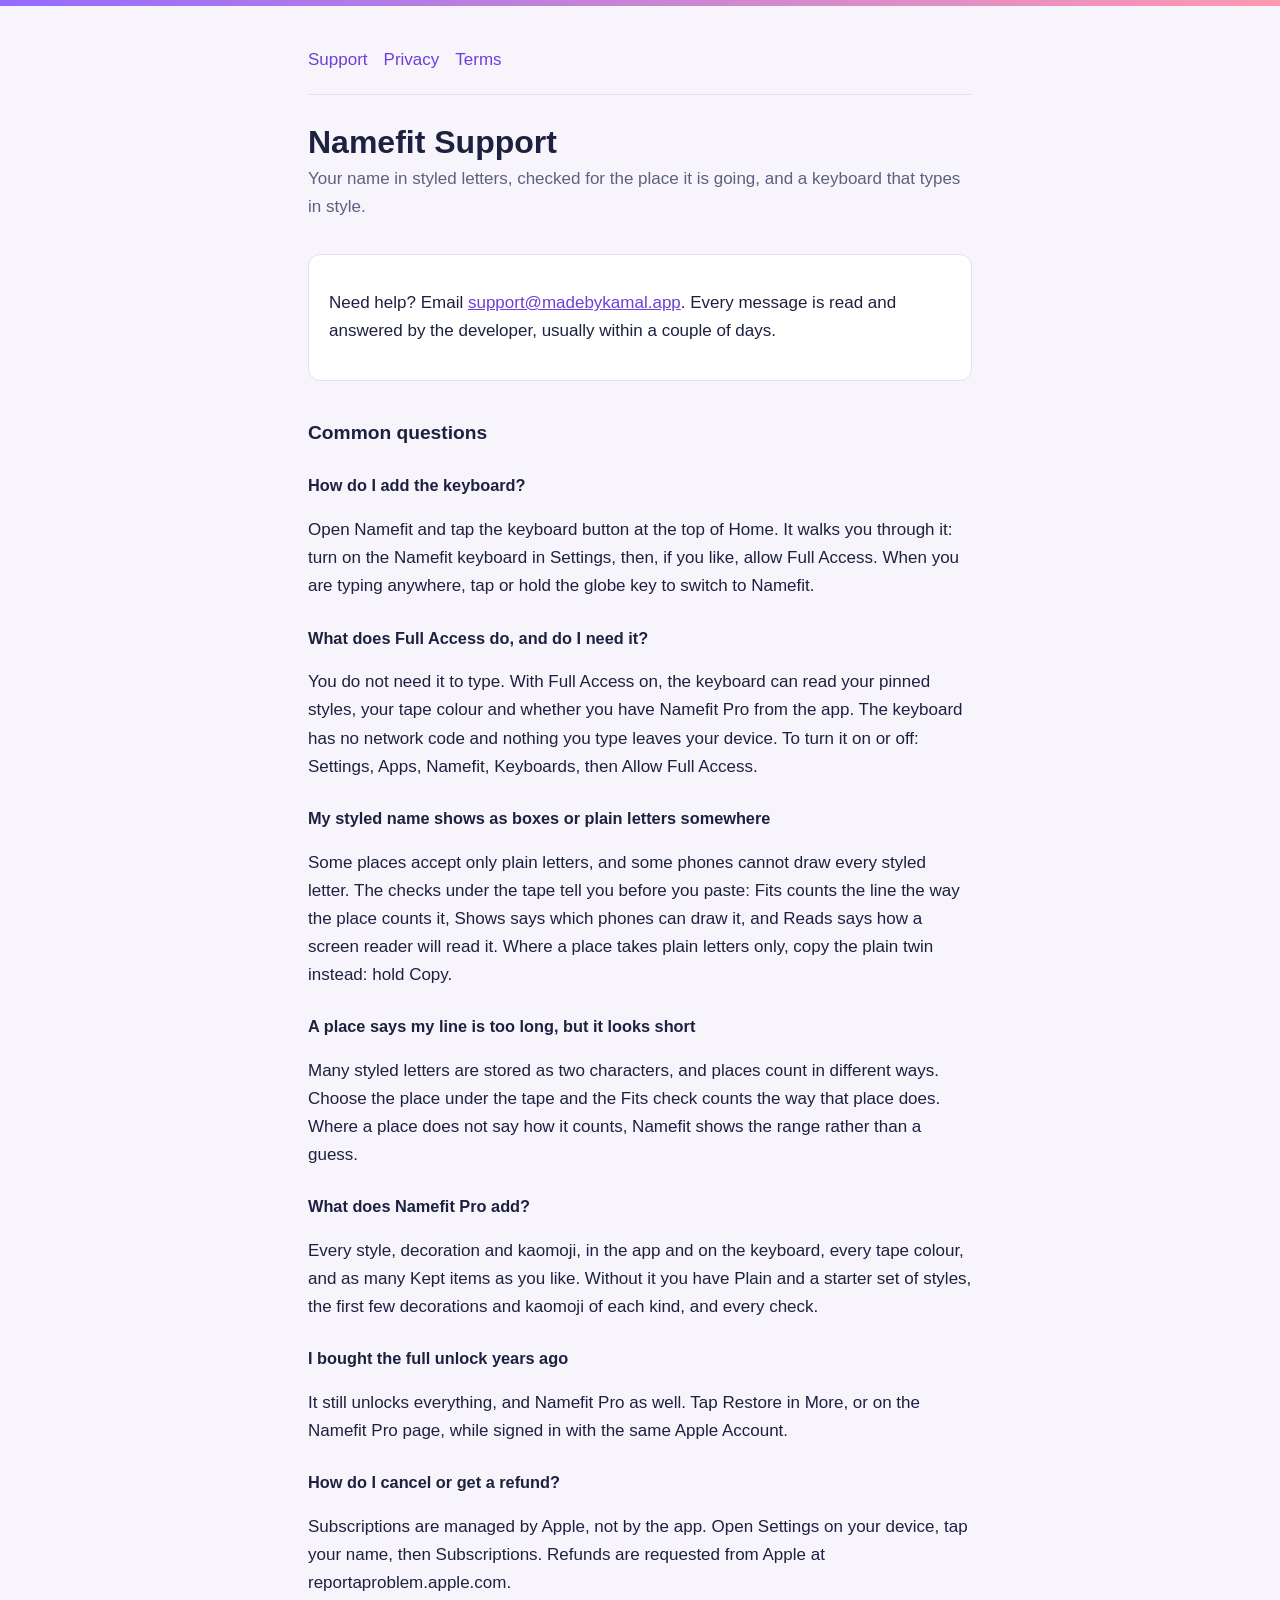
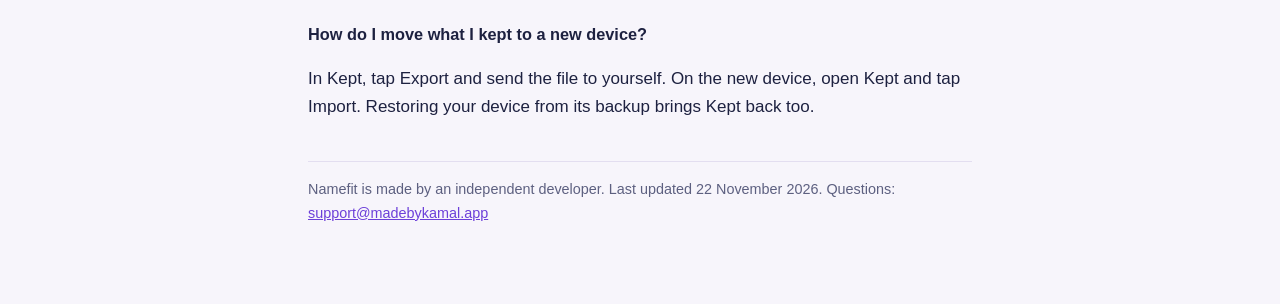
<file: index.html>
<!doctype html>
<html lang="en"><head><meta charset="utf-8"><meta name="viewport" content="width=device-width,initial-scale=1"><title>Namefit Support</title><link rel="stylesheet" href="style.css"></head><body><div class="band"></div><div class="wrap"><nav><a href="index.html">Support</a><a href="privacy.html">Privacy</a><a href="terms.html">Terms</a></nav>
<h1>Namefit Support</h1>
<p class="sub">Your name in styled letters, checked for the place it is going, and a keyboard that types in style.</p>
<div class="card"><p>Need help? Email <a href="mailto:support@madebykamal.app">support@madebykamal.app</a>. Every message is read and answered by the developer, usually within a couple of days.</p></div>
<h2>Common questions</h2>
<h3>How do I add the keyboard?</h3>
<p>Open Namefit and tap the keyboard button at the top of Home. It walks you through it: turn on the Namefit keyboard in Settings, then, if you like, allow Full Access. When you are typing anywhere, tap or hold the globe key to switch to Namefit.</p>
<h3>What does Full Access do, and do I need it?</h3>
<p>You do not need it to type. With Full Access on, the keyboard can read your pinned styles, your tape colour and whether you have Namefit Pro from the app. The keyboard has no network code and nothing you type leaves your device. To turn it on or off: Settings, Apps, Namefit, Keyboards, then Allow Full Access.</p>
<h3>My styled name shows as boxes or plain letters somewhere</h3>
<p>Some places accept only plain letters, and some phones cannot draw every styled letter. The checks under the tape tell you before you paste: Fits counts the line the way the place counts it, Shows says which phones can draw it, and Reads says how a screen reader will read it. Where a place takes plain letters only, copy the plain twin instead: hold Copy.</p>
<h3>A place says my line is too long, but it looks short</h3>
<p>Many styled letters are stored as two characters, and places count in different ways. Choose the place under the tape and the Fits check counts the way that place does. Where a place does not say how it counts, Namefit shows the range rather than a guess.</p>
<h3>What does Namefit Pro add?</h3>
<p>Every style, decoration and kaomoji, in the app and on the keyboard, every tape colour, and as many Kept items as you like. Without it you have Plain and a starter set of styles, the first few decorations and kaomoji of each kind, and every check.</p>
<h3>I bought the full unlock years ago</h3>
<p>It still unlocks everything, and Namefit Pro as well. Tap Restore in More, or on the Namefit Pro page, while signed in with the same Apple Account.</p>
<h3>How do I cancel or get a refund?</h3>
<p>Subscriptions are managed by Apple, not by the app. Open Settings on your device, tap your name, then Subscriptions. Refunds are requested from Apple at reportaproblem.apple.com.</p>
<h3>How do I move what I kept to a new device?</h3>
<p>In Kept, tap Export and send the file to yourself. On the new device, open Kept and tap Import. Restoring your device from its backup brings Kept back too.</p>
<p class="updated">Namefit is made by an independent developer. Last updated 22 November 2026. Questions: <a href="mailto:support@madebykamal.app">support@madebykamal.app</a></p></div></body></html>
</file>
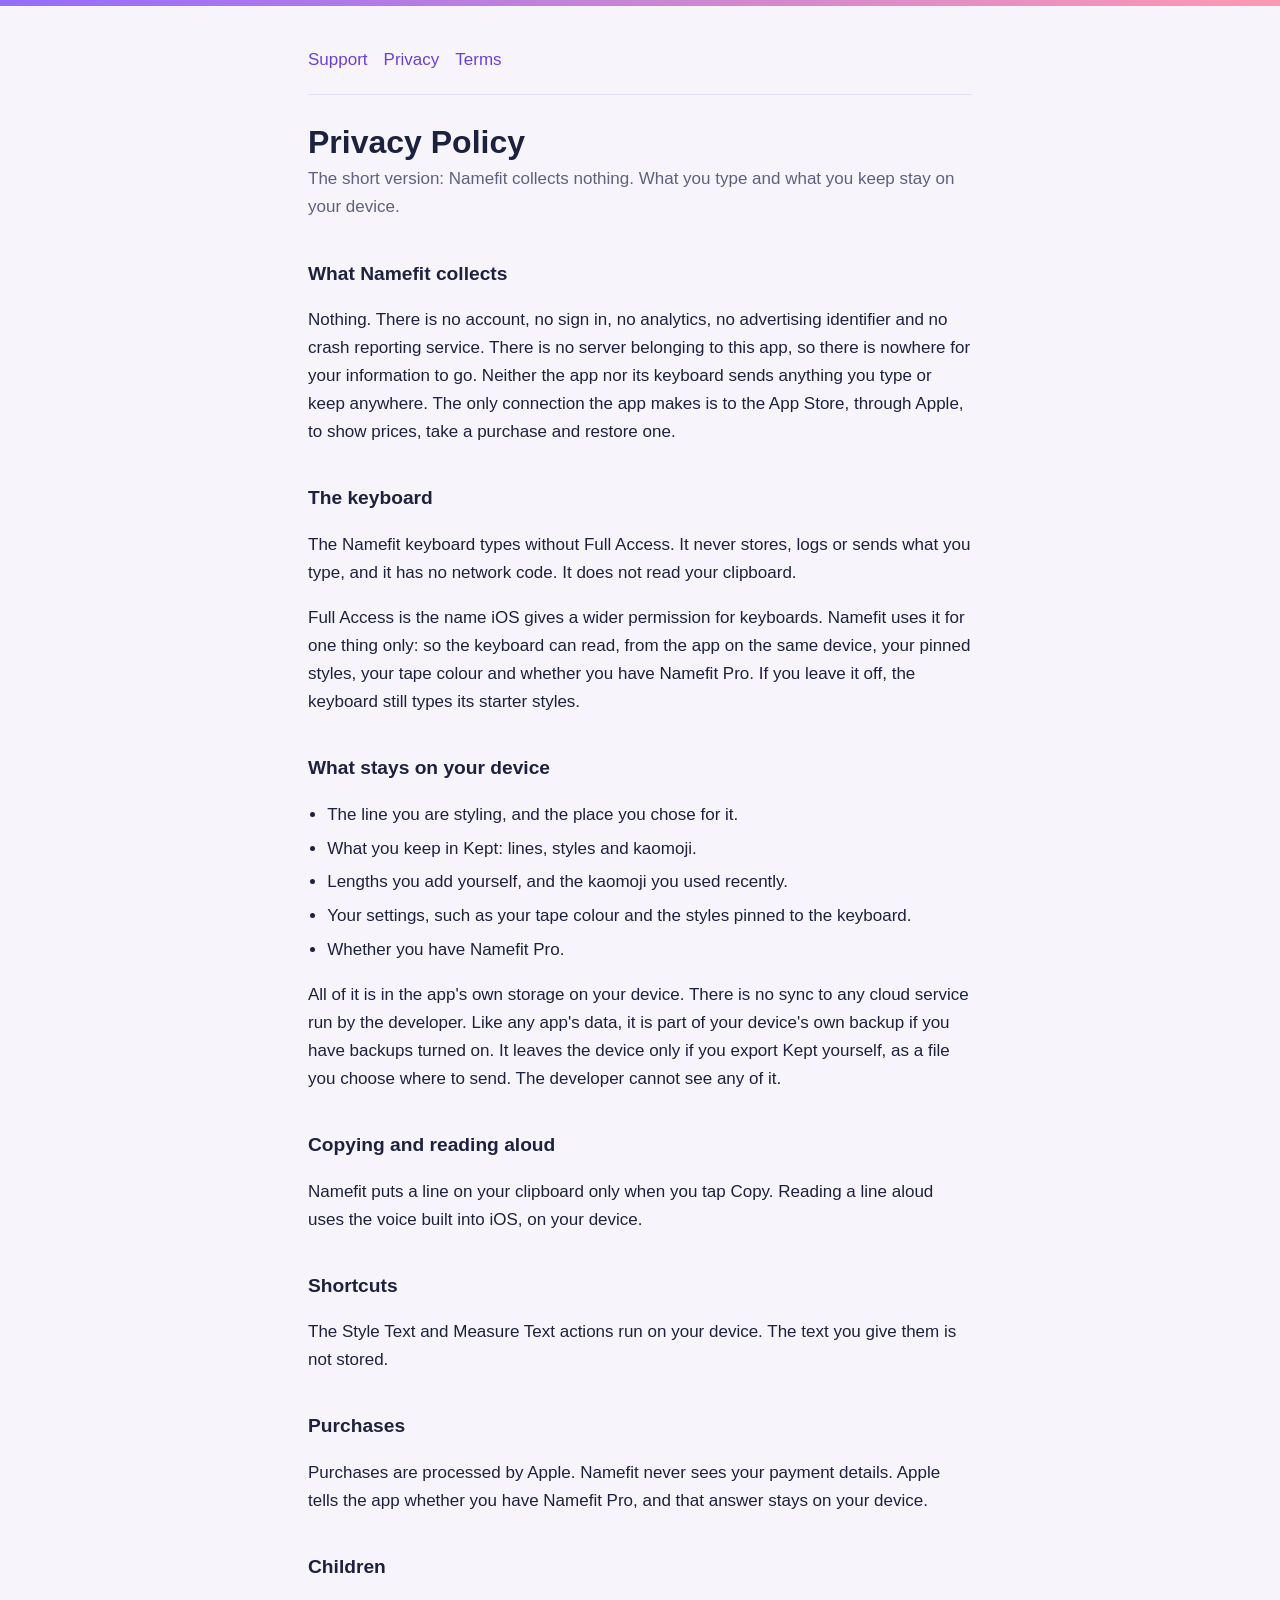
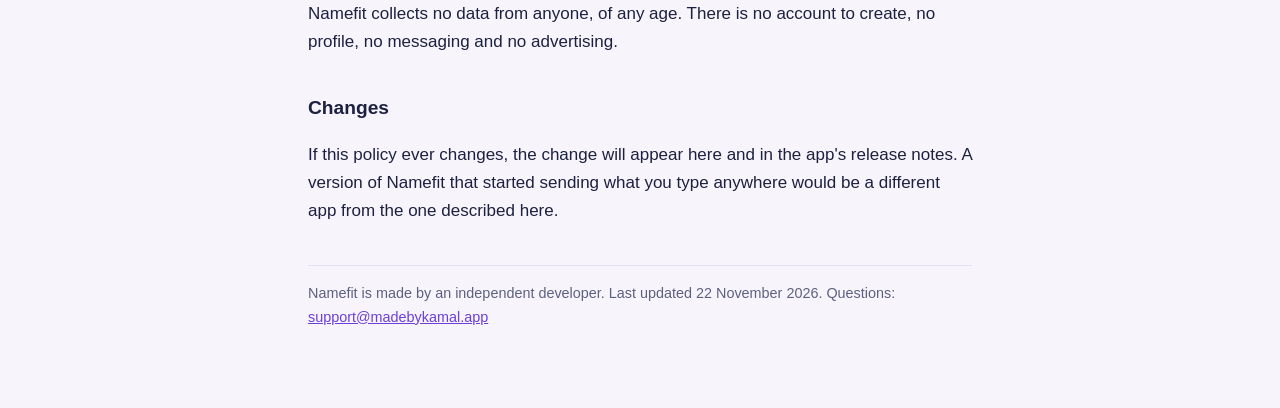
<file: privacy.html>
<!doctype html>
<html lang="en"><head><meta charset="utf-8"><meta name="viewport" content="width=device-width,initial-scale=1"><title>Namefit Privacy Policy</title><link rel="stylesheet" href="style.css"></head><body><div class="band"></div><div class="wrap"><nav><a href="index.html">Support</a><a href="privacy.html">Privacy</a><a href="terms.html">Terms</a></nav>
<h1>Privacy Policy</h1>
<p class="sub">The short version: Namefit collects nothing. What you type and what you keep stay on your device.</p>
<h2>What Namefit collects</h2>
<p>Nothing. There is no account, no sign in, no analytics, no advertising identifier and no crash reporting service. There is no server belonging to this app, so there is nowhere for your information to go. Neither the app nor its keyboard sends anything you type or keep anywhere. The only connection the app makes is to the App Store, through Apple, to show prices, take a purchase and restore one.</p>
<h2>The keyboard</h2>
<p>The Namefit keyboard types without Full Access. It never stores, logs or sends what you type, and it has no network code. It does not read your clipboard.</p>
<p>Full Access is the name iOS gives a wider permission for keyboards. Namefit uses it for one thing only: so the keyboard can read, from the app on the same device, your pinned styles, your tape colour and whether you have Namefit Pro. If you leave it off, the keyboard still types its starter styles.</p>
<h2>What stays on your device</h2>
<ul>
<li>The line you are styling, and the place you chose for it.</li>
<li>What you keep in Kept: lines, styles and kaomoji.</li>
<li>Lengths you add yourself, and the kaomoji you used recently.</li>
<li>Your settings, such as your tape colour and the styles pinned to the keyboard.</li>
<li>Whether you have Namefit Pro.</li>
</ul>
<p>All of it is in the app's own storage on your device. There is no sync to any cloud service run by the developer. Like any app's data, it is part of your device's own backup if you have backups turned on. It leaves the device only if you export Kept yourself, as a file you choose where to send. The developer cannot see any of it.</p>
<h2>Copying and reading aloud</h2>
<p>Namefit puts a line on your clipboard only when you tap Copy. Reading a line aloud uses the voice built into iOS, on your device.</p>
<h2>Shortcuts</h2>
<p>The Style Text and Measure Text actions run on your device. The text you give them is not stored.</p>
<h2>Purchases</h2>
<p>Purchases are processed by Apple. Namefit never sees your payment details. Apple tells the app whether you have Namefit Pro, and that answer stays on your device.</p>
<h2>Children</h2>
<p>Namefit collects no data from anyone, of any age. There is no account to create, no profile, no messaging and no advertising.</p>
<h2>Changes</h2>
<p>If this policy ever changes, the change will appear here and in the app's release notes. A version of Namefit that started sending what you type anywhere would be a different app from the one described here.</p>
<p class="updated">Namefit is made by an independent developer. Last updated 22 November 2026. Questions: <a href="mailto:support@madebykamal.app">support@madebykamal.app</a></p></div></body></html>
</file>
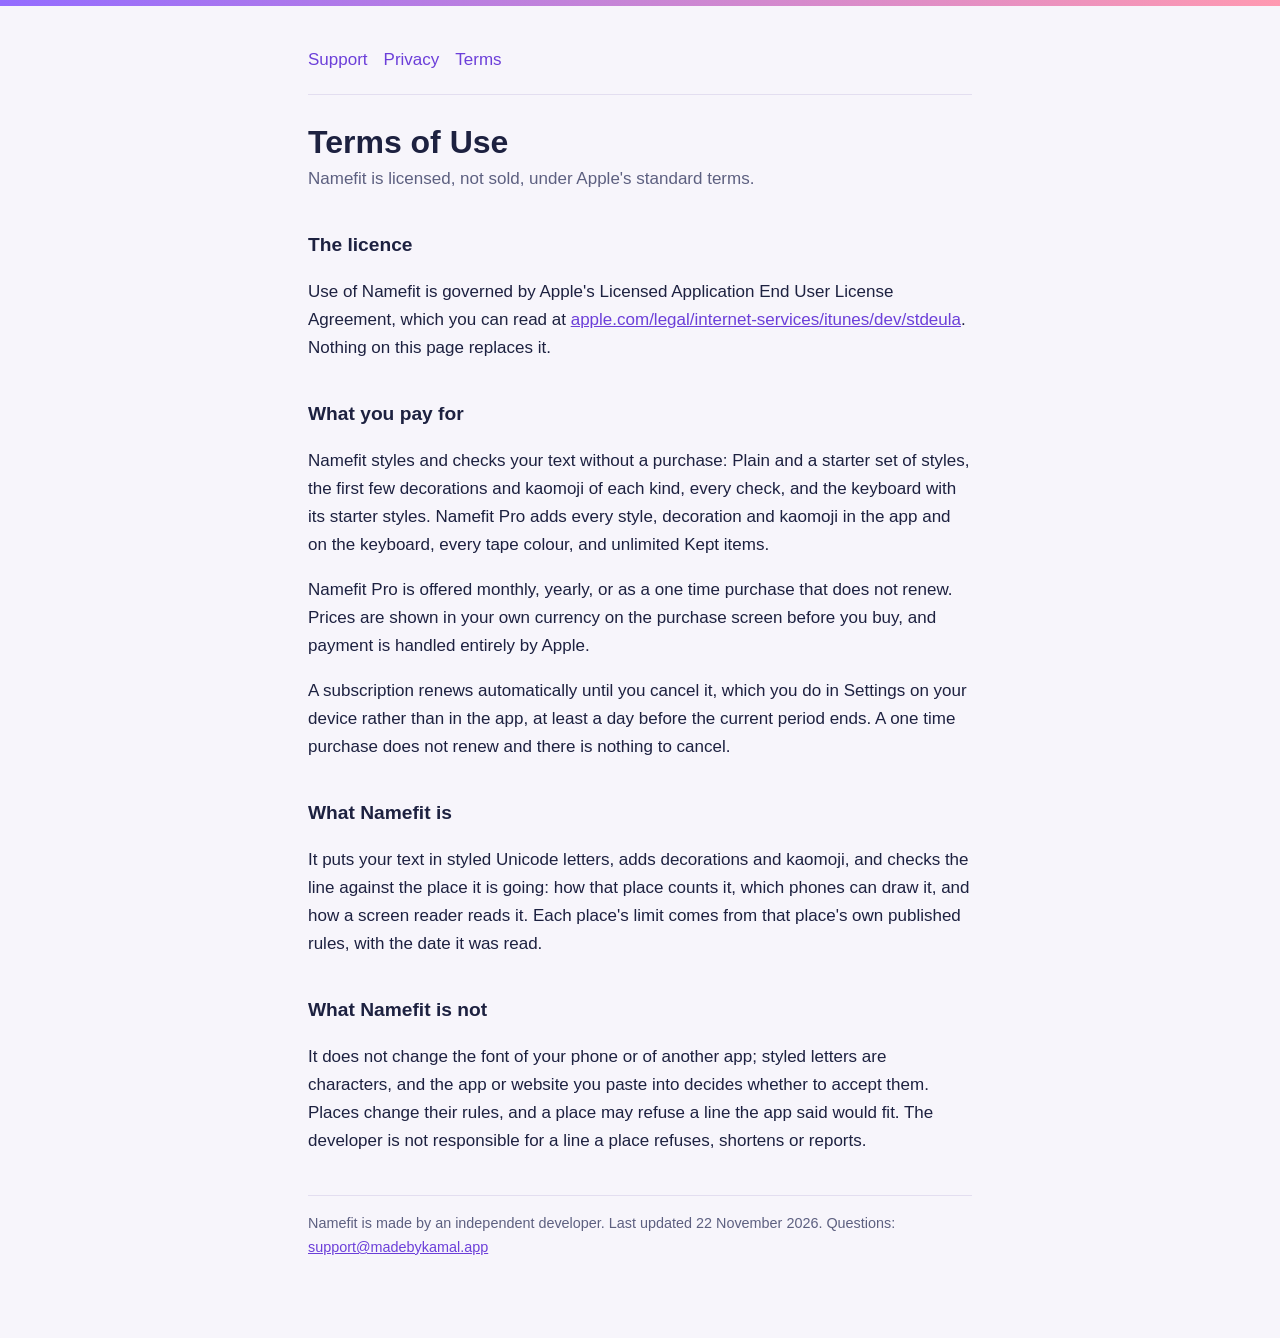
<file: terms.html>
<!doctype html>
<html lang="en"><head><meta charset="utf-8"><meta name="viewport" content="width=device-width,initial-scale=1"><title>Namefit Terms of Use</title><link rel="stylesheet" href="style.css"></head><body><div class="band"></div><div class="wrap"><nav><a href="index.html">Support</a><a href="privacy.html">Privacy</a><a href="terms.html">Terms</a></nav>
<h1>Terms of Use</h1>
<p class="sub">Namefit is licensed, not sold, under Apple's standard terms.</p>
<h2>The licence</h2>
<p>Use of Namefit is governed by Apple's Licensed Application End User License Agreement, which you can read at <a href="https://www.apple.com/legal/internet-services/itunes/dev/stdeula/">apple.com/legal/internet-services/itunes/dev/stdeula</a>. Nothing on this page replaces it.</p>
<h2>What you pay for</h2>
<p>Namefit styles and checks your text without a purchase: Plain and a starter set of styles, the first few decorations and kaomoji of each kind, every check, and the keyboard with its starter styles. Namefit Pro adds every style, decoration and kaomoji in the app and on the keyboard, every tape colour, and unlimited Kept items.</p>
<p>Namefit Pro is offered monthly, yearly, or as a one time purchase that does not renew. Prices are shown in your own currency on the purchase screen before you buy, and payment is handled entirely by Apple.</p>
<p>A subscription renews automatically until you cancel it, which you do in Settings on your device rather than in the app, at least a day before the current period ends. A one time purchase does not renew and there is nothing to cancel.</p>
<h2>What Namefit is</h2>
<p>It puts your text in styled Unicode letters, adds decorations and kaomoji, and checks the line against the place it is going: how that place counts it, which phones can draw it, and how a screen reader reads it. Each place's limit comes from that place's own published rules, with the date it was read.</p>
<h2>What Namefit is not</h2>
<p>It does not change the font of your phone or of another app; styled letters are characters, and the app or website you paste into decides whether to accept them. Places change their rules, and a place may refuse a line the app said would fit. The developer is not responsible for a line a place refuses, shortens or reports.</p>
<p class="updated">Namefit is made by an independent developer. Last updated 22 November 2026. Questions: <a href="mailto:support@madebykamal.app">support@madebykamal.app</a></p></div></body></html>
</file>
<file: style.css>
:root { color-scheme: light dark; --ink:#1d2140; --muted:#5d6080; --accent:#6c3fd9; --bg:#f7f5fb; --card:#ffffff; --line:#e3def0; --band:linear-gradient(90deg,#946cff,#c885d5,#ff99b1); }
@media (prefers-color-scheme: dark){ :root{ --ink:#eeeaf8; --muted:#a7a3bf; --accent:#b9a2ff; --bg:#131424; --card:#1d1e33; --line:#2e2f48; } }
*{box-sizing:border-box}
body{margin:0;background:var(--bg);color:var(--ink);font:17px/1.65 -apple-system,BlinkMacSystemFont,"Segoe UI",Roboto,sans-serif}
.band{height:6px;background:var(--band)}
.wrap{max-width:44rem;margin:0 auto;padding:2.5rem 1.25rem 4rem}
h1{font-size:2rem;line-height:1.2;margin:0 0 .25rem}
h2{font-size:1.2rem;margin:2.25rem 0 .5rem}
h3{font-size:1.02rem;margin:1.5rem 0 .35rem}
.sub{color:var(--muted);margin:0 0 2rem}
a{color:var(--accent)}
nav{display:flex;flex-wrap:wrap;gap:1rem;padding-bottom:1.25rem;border-bottom:1px solid var(--line);margin-bottom:1.75rem}
nav a{text-decoration:none;font-weight:500}
.card{background:var(--card);border:1px solid var(--line);border-radius:12px;padding:1.1rem 1.25rem;margin:1rem 0}
.updated{color:var(--muted);font-size:.9rem;margin-top:2.5rem;border-top:1px solid var(--line);padding-top:1rem}
ul,ol{padding-left:1.2rem} li{margin:.35rem 0}
</file>
